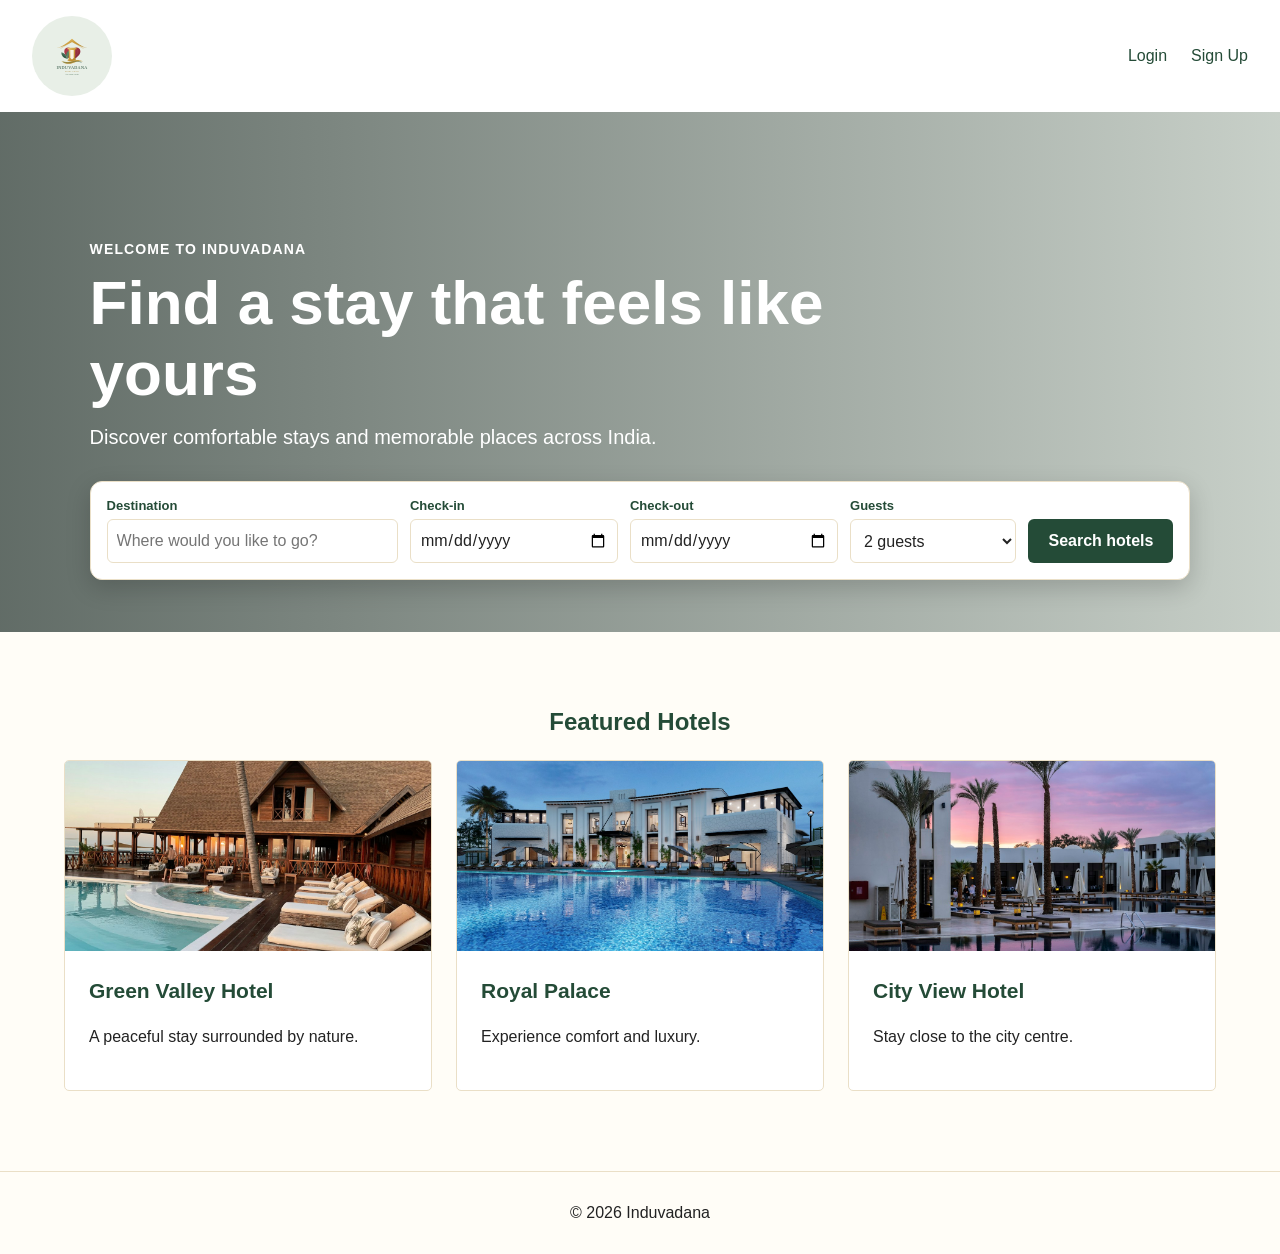
<file: project/hotel-management-system/index.html>
<!DOCTYPE html>
<html lang="en">
<head>
    <meta charset="UTF-8">
    <meta name="viewport" content="width=device-width, initial-scale=1.0">

    <title>Induvadana</title>

    <link rel="stylesheet" href="css/style.css">
</head>
<body>
    <header class="header">
        <a href="index.html" class="logo-circle">
            <img src="Images/logo.svg" alt="Induvadana home">
        </a>

        <nav class="navbar" aria-label="Main navigation">
            <a href="pages/login.html">Login</a>
            <a href="pages/signup.html">Sign Up</a>
        </nav>
    </header>

    <main>
        <section class="hero hero-home" aria-labelledby="welcome-heading">
            <div class="hero-copy">
                <p class="hero-eyebrow">Welcome to Induvadana</p>
                <h1 id="welcome-heading" class="title">Find a stay that feels like yours</h1>
                <p class="subtitle">Discover comfortable stays and memorable places across India.</p>
            </div>
            <form class="search-bar" action="hotels.html" method="get" aria-label="Search hotels">
                <div class="search-field">
                    <label for="destination">Destination</label>
                    <input id="destination" name="destination" type="search" placeholder="Where would you like to go?">
                </div>
                <div class="search-field">
                    <label for="check-in">Check-in</label>
                    <input id="check-in" name="check-in" type="date" required>
                </div>
                <div class="search-field">
                    <label for="check-out">Check-out</label>
                    <input id="check-out" name="check-out" type="date" required>
                </div>
                <div class="search-field guests-field">
                    <label for="guests">Guests</label>
                    <select id="guests" name="guests">
                        <option value="1">1 guest</option>
                        <option value="2" selected>2 guests</option>
                        <option value="3">3 guests</option>
                        <option value="4">4 guests</option>
                    </select>
                </div>
                <button class="search-button" type="submit">Search hotels</button>
            </form>
        </section>

        <section class="hotels-section" aria-labelledby="hotels-heading">
            <h2 id="hotels-heading">Featured Hotels</h2>

            <div class="hotel-grid">
            <article class="hotel-card">
                <img
                    class="hotel-card-image"
                    src="Images/hotels/green-valley-hotel.jpg"
                    alt="Elegant hotel building surrounded by greenery"
                    loading="lazy"
                >
                <div class="hotel-card-content">
                        <h3><a href="hotel-details.html">Green Valley Hotel</a></h3>
                <p>A peaceful stay surrounded by nature.</p>
                </div>
            </article>

            <article class="hotel-card">
                <img
                    class="hotel-card-image"
                    src="Images/hotels/royal-palace.jpg"
                    alt="Luxurious hotel room with a large bed and seating area"
                    loading="lazy"
                >
                <div class="hotel-card-content">
                <h3><a href="hotel-details.html">Royal Palace</a></h3>
                <p>Experience comfort and luxury.</p>
                </div>
            </article>

            <article class="hotel-card">
                <img
                    class="hotel-card-image"
                    src="Images/hotels/city-view-hotel.jpg"
                    alt="Modern hotel interior with a city view"
                    loading="lazy"
                >
                <div class="hotel-card-content">
                <h3><a href="hotel-details.html">City View Hotel</a></h3>
                <p>Stay close to the city centre.</p>
                </div>
            </article>
            </div>
        </section>

    </main>

    <footer>
        <p>&copy; 2026 Induvadana</p>
    </footer>
</body>
</html>
</file>
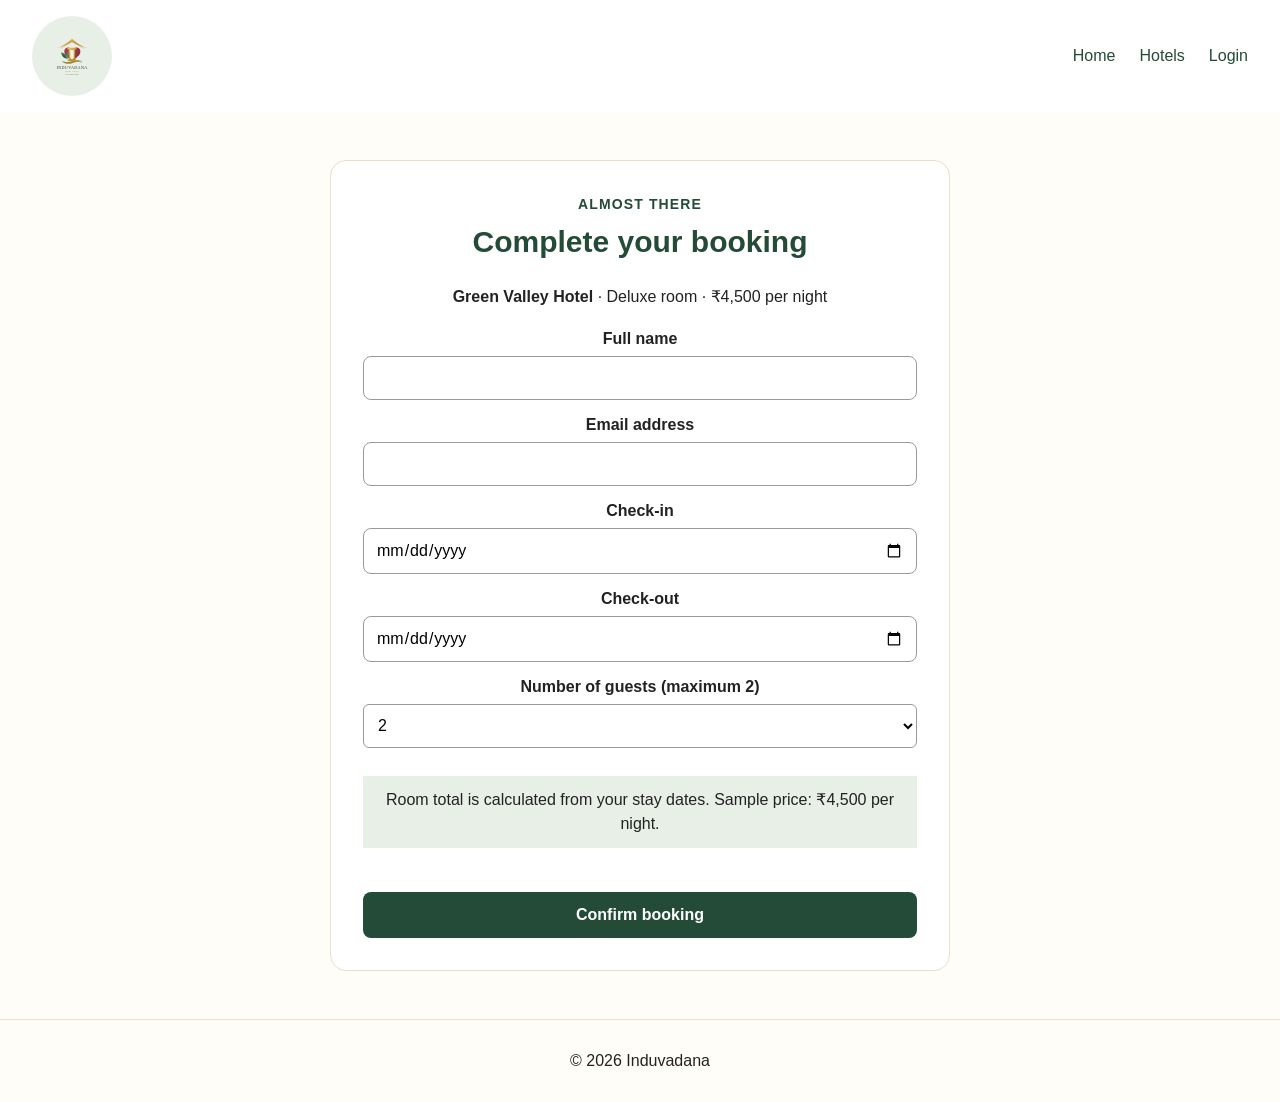
<file: project/hotel-management-system/booking.html>
<!DOCTYPE html>
<html lang="en">
<head>
    <meta charset="UTF-8">
    <meta name="viewport" content="width=device-width, initial-scale=1.0">
    <title>Book a Room | Induvadana</title>
    <link rel="stylesheet" href="css/style.css">
</head>
<body>
    <header class="header">
        <a href="index.html" class="logo-circle" aria-label="Induvadana home"><img src="Images/logo.svg" alt=""></a>
        <nav class="navbar" aria-label="Main navigation"><a href="index.html">Home</a><a href="hotels.html">Hotels</a><a href="pages/login.html">Login</a></nav>
    </header>
    <main class="form-page">
        <section class="signup-card" aria-labelledby="booking-heading">
            <p class="hero-eyebrow">Almost there</p>
            <h1 id="booking-heading">Complete your booking</h1>
            <p><strong>Green Valley Hotel</strong> · Deluxe room · ₹4,500 per night</p>
            <form action="invoice.html" method="get" class="simple-form">
                <div class="form-group"><label for="guest-name">Full name</label><input id="guest-name" name="guest-name" autocomplete="name" required></div>
                <div class="form-group"><label for="guest-email">Email address</label><input id="guest-email" name="email" type="email" autocomplete="email" required></div>
                <div class="form-group"><label for="arrival">Check-in</label><input id="arrival" name="check-in" type="date" required></div>
                <div class="form-group"><label for="departure">Check-out</label><input id="departure" name="check-out" type="date" required></div>
                <div class="form-group"><label for="guest-count">Number of guests (maximum 2)</label><select id="guest-count" name="guests"><option>1</option><option selected>2</option></select></div>
                <p class="price-note">Room total is calculated from your stay dates. Sample price: ₹4,500 per night.</p>
                <button class="signup-button" type="submit">Confirm booking</button>
            </form>
        </section>
    </main>
    <footer><p>&copy; 2026 Induvadana</p></footer>
</body>
</html>
</file>
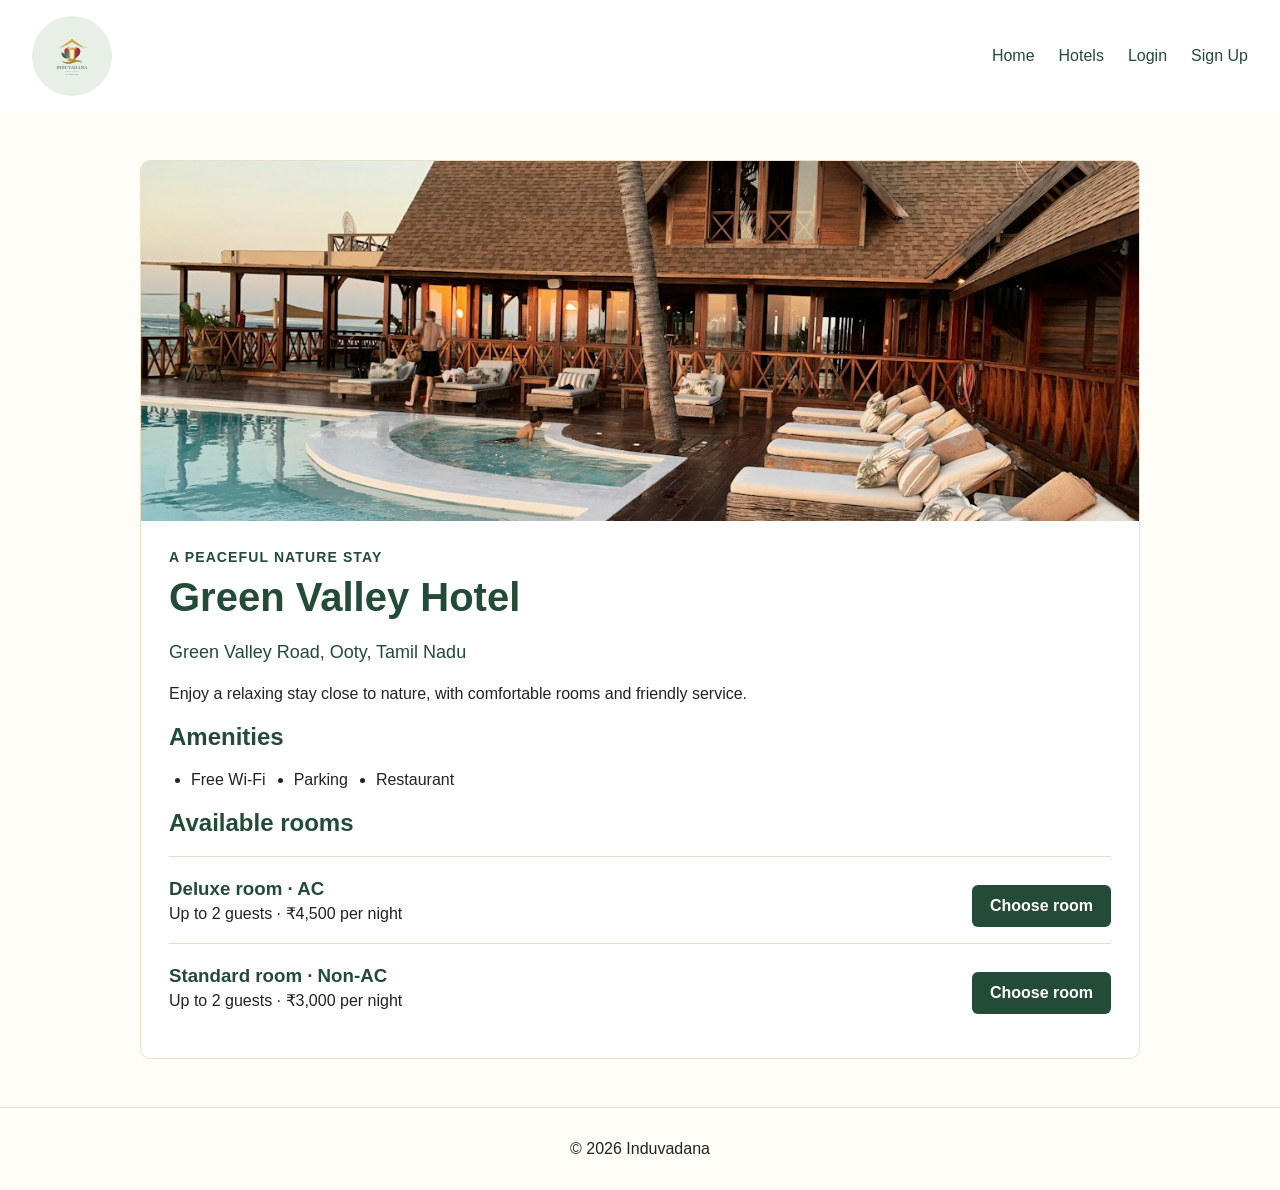
<file: project/hotel-management-system/hotel-details.html>
<!DOCTYPE html>
<html lang="en">
<head>
    <meta charset="UTF-8">
    <meta name="viewport" content="width=device-width, initial-scale=1.0">
    <title>Green Valley Hotel | Induvadana</title>
    <link rel="stylesheet" href="css/style.css">
</head>
<body>
    <header class="header">
        <a href="index.html" class="logo-circle" aria-label="Induvadana home"><img src="Images/logo.svg" alt=""></a>
        <nav class="navbar" aria-label="Main navigation">
            <a href="index.html">Home</a><a href="hotels.html">Hotels</a>
            <a href="pages/login.html">Login</a><a href="pages/signup.html">Sign Up</a>
        </nav>
    </header>
    <main class="hotels-page">
        <article class="detail-card">
            <img class="detail-image" src="Images/hotels/green-valley-hotel.jpg" alt="Green Valley Hotel surrounded by greenery">
            <div class="detail-content">
                <p class="hero-eyebrow">A peaceful nature stay</p>
                <h1 class="title">Green Valley Hotel</h1>
                <p class="subtitle">Green Valley Road, Ooty, Tamil Nadu</p>
                <p>Enjoy a relaxing stay close to nature, with comfortable rooms and friendly service.</p>
                <section aria-labelledby="amenities-heading">
                    <h2 id="amenities-heading">Amenities</h2>
                    <ul class="amenity-list"><li>Free Wi-Fi</li><li>Parking</li><li>Restaurant</li></ul>
                </section>
                <section aria-labelledby="rooms-heading">
                    <h2 id="rooms-heading">Available rooms</h2>
                    <div class="room-option">
                        <div><h3>Deluxe room · AC</h3><p>Up to 2 guests · ₹4,500 per night</p></div>
                        <a class="hotel-link" href="booking.html">Choose room</a>
                    </div>
                    <div class="room-option">
                        <div><h3>Standard room · Non-AC</h3><p>Up to 2 guests · ₹3,000 per night</p></div>
                        <a class="hotel-link" href="booking.html">Choose room</a>
                    </div>
                </section>
            </div>
        </article>
    </main>
    <footer><p>&copy; 2026 Induvadana</p></footer>
</body>
</html>
</file>
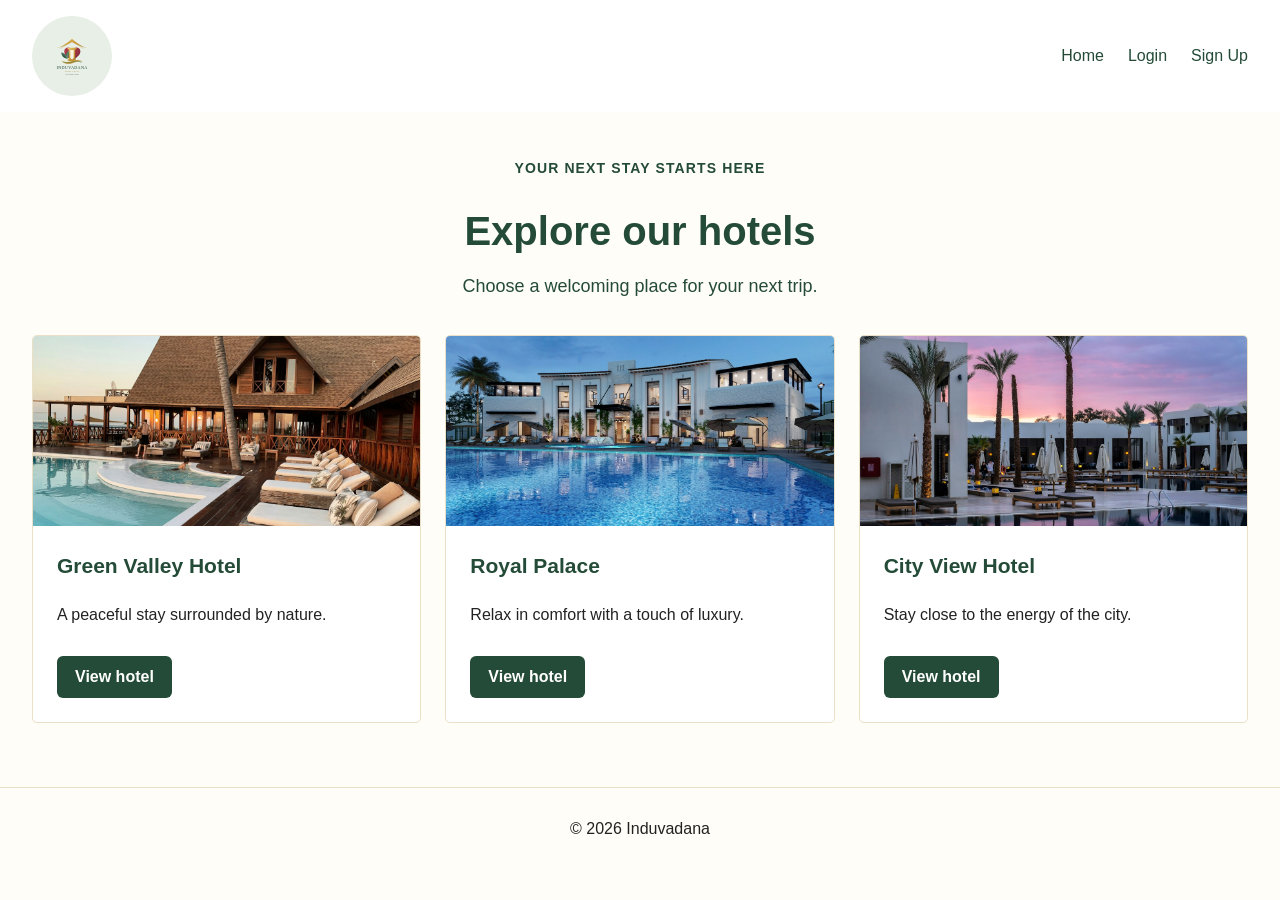
<file: project/hotel-management-system/hotels.html>
<!DOCTYPE html>
<html lang="en">
<head>
    <meta charset="UTF-8">
    <meta name="viewport" content="width=device-width, initial-scale=1.0">
    <meta name="description" content="Browse welcoming stays from Induvadana.">
    <title>Our Hotels | Induvadana</title>
    <link rel="stylesheet" href="css/style.css">
</head>
<body>
    <header class="header">
        <a href="index.html" class="logo-circle" aria-label="Induvadana home">
            <img src="Images/logo.svg" alt="">
        </a>
        <nav class="navbar" aria-label="Main navigation">
            <a href="index.html">Home</a>
            <a href="pages/login.html">Login</a>
            <a href="pages/signup.html">Sign Up</a>
        </nav>
    </header>

    <main class="hotels-page">
        <section class="hotels-intro" aria-labelledby="hotels-heading">
            <p class="hero-eyebrow">Your next stay starts here</p>
            <h1 id="hotels-heading" class="title">Explore our hotels</h1>
            <p class="subtitle">Choose a welcoming place for your next trip.</p>
        </section>

        <section class="hotels-section" aria-label="Available hotels">
            <div class="hotel-grid">
                <article class="hotel-card">
                    <img class="hotel-card-image" src="Images/hotels/green-valley-hotel.jpg" alt="Green Valley Hotel surrounded by greenery">
                    <div class="hotel-card-content">
                        <h2>Green Valley Hotel</h2>
                        <p>A peaceful stay surrounded by nature.</p>
                        <a class="hotel-link" href="hotel-details.html">View hotel</a>
                    </div>
                </article>
                <article class="hotel-card">
                    <img class="hotel-card-image" src="Images/hotels/royal-palace.jpg" alt="A luxurious room at Royal Palace">
                    <div class="hotel-card-content">
                        <h2>Royal Palace</h2>
                        <p>Relax in comfort with a touch of luxury.</p>
                        <a class="hotel-link" href="hotel-details.html">View hotel</a>
                    </div>
                </article>
                <article class="hotel-card">
                    <img class="hotel-card-image" src="Images/hotels/city-view-hotel.jpg" alt="A modern interior at City View Hotel">
                    <div class="hotel-card-content">
                        <h2>City View Hotel</h2>
                        <p>Stay close to the energy of the city.</p>
                        <a class="hotel-link" href="hotel-details.html">View hotel</a>
                    </div>
                </article>
            </div>
        </section>
    </main>

    <footer>
        <p>&copy; 2026 Induvadana</p>
    </footer>
</body>
</html>
</file>
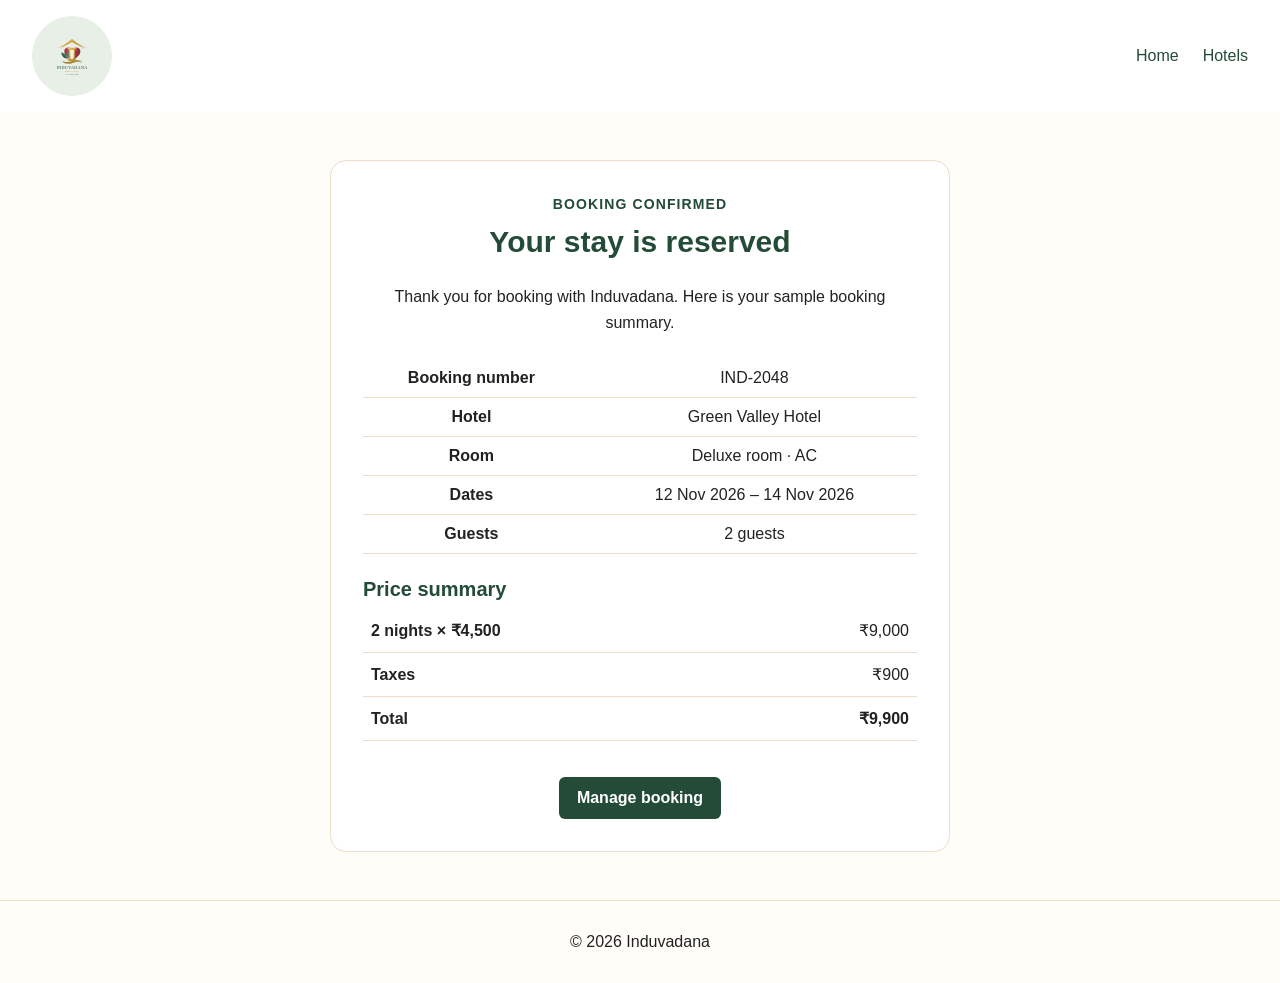
<file: project/hotel-management-system/invoice.html>
<!DOCTYPE html>
<html lang="en">
<head>
    <meta charset="UTF-8">
    <meta name="viewport" content="width=device-width, initial-scale=1.0">
    <title>Booking Summary | Induvadana</title>
    <link rel="stylesheet" href="css/style.css">
</head>
<body>
    <header class="header">
        <a href="index.html" class="logo-circle" aria-label="Induvadana home"><img src="Images/logo.svg" alt=""></a>
        <nav class="navbar" aria-label="Main navigation"><a href="index.html">Home</a><a href="hotels.html">Hotels</a></nav>
    </header>
    <main class="form-page">
        <article class="signup-card invoice-card" aria-labelledby="invoice-heading">
            <p class="hero-eyebrow">Booking confirmed</p>
            <h1 id="invoice-heading">Your stay is reserved</h1>
            <p>Thank you for booking with Induvadana. Here is your sample booking summary.</p>
            <dl class="booking-summary">
                <div><dt>Booking number</dt><dd>IND-2048</dd></div>
                <div><dt>Hotel</dt><dd>Green Valley Hotel</dd></div>
                <div><dt>Room</dt><dd>Deluxe room · AC</dd></div>
                <div><dt>Dates</dt><dd>12 Nov 2026 – 14 Nov 2026</dd></div>
                <div><dt>Guests</dt><dd>2 guests</dd></div>
            </dl>
            <table class="price-table">
                <caption>Price summary</caption>
                <tbody><tr><th scope="row">2 nights × ₹4,500</th><td>₹9,000</td></tr><tr><th scope="row">Taxes</th><td>₹900</td></tr><tr><th scope="row">Total</th><td><strong>₹9,900</strong></td></tr></tbody>
            </table>
            <a class="hero-button" href="manage-booking.html">Manage booking</a>
        </article>
    </main>
    <footer><p>&copy; 2026 Induvadana</p></footer>
</body>
</html>
</file>
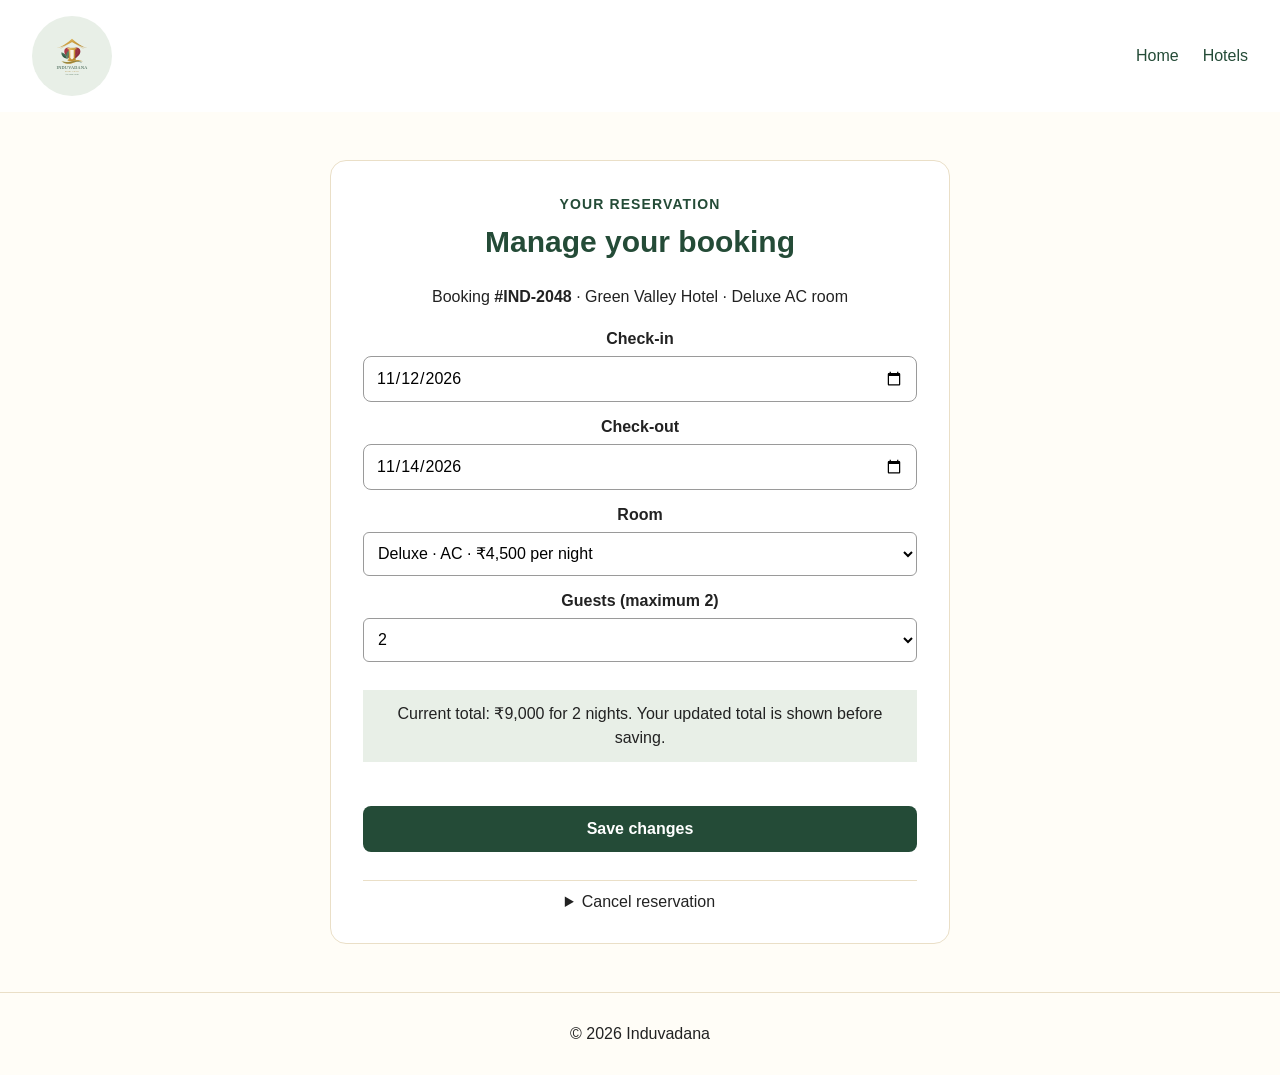
<file: project/hotel-management-system/manage-booking.html>
<!DOCTYPE html>
<html lang="en">
<head>
    <meta charset="UTF-8">
    <meta name="viewport" content="width=device-width, initial-scale=1.0">
    <title>Manage Booking | Induvadana</title>
    <link rel="stylesheet" href="css/style.css">
</head>
<body>
    <header class="header">
        <a href="index.html" class="logo-circle" aria-label="Induvadana home"><img src="Images/logo.svg" alt=""></a>
        <nav class="navbar" aria-label="Main navigation"><a href="index.html">Home</a><a href="hotels.html">Hotels</a></nav>
    </header>
    <main class="form-page">
        <section class="signup-card" aria-labelledby="manage-heading">
            <p class="hero-eyebrow">Your reservation</p>
            <h1 id="manage-heading">Manage your booking</h1>
            <p>Booking <strong>#IND-2048</strong> · Green Valley Hotel · Deluxe AC room</p>
            <form action="invoice.html" method="get" class="simple-form">
                <div class="form-group"><label for="manage-check-in">Check-in</label><input id="manage-check-in" name="check-in" type="date" value="2026-11-12" required></div>
                <div class="form-group"><label for="manage-check-out">Check-out</label><input id="manage-check-out" name="check-out" type="date" value="2026-11-14" required></div>
                <div class="form-group"><label for="manage-room">Room</label><select id="manage-room" name="room"><option>Deluxe · AC · ₹4,500 per night</option><option>Standard · Non-AC · ₹3,000 per night</option></select></div>
                <div class="form-group"><label for="manage-guests">Guests (maximum 2)</label><select id="manage-guests" name="guests"><option>1</option><option selected>2</option></select></div>
                <p class="price-note">Current total: ₹9,000 for 2 nights. Your updated total is shown before saving.</p>
                <button class="signup-button" type="submit">Save changes</button>
            </form>
            <details class="cancel-booking"><summary>Cancel reservation</summary><p>Are you sure you want to cancel booking #IND-2048? This demo does not process a real cancellation.</p><p>Please contact the hotel to finish cancelling.</p></details>
        </section>
    </main>
    <footer><p>&copy; 2026 Induvadana</p></footer>
</body>
</html>
</file>
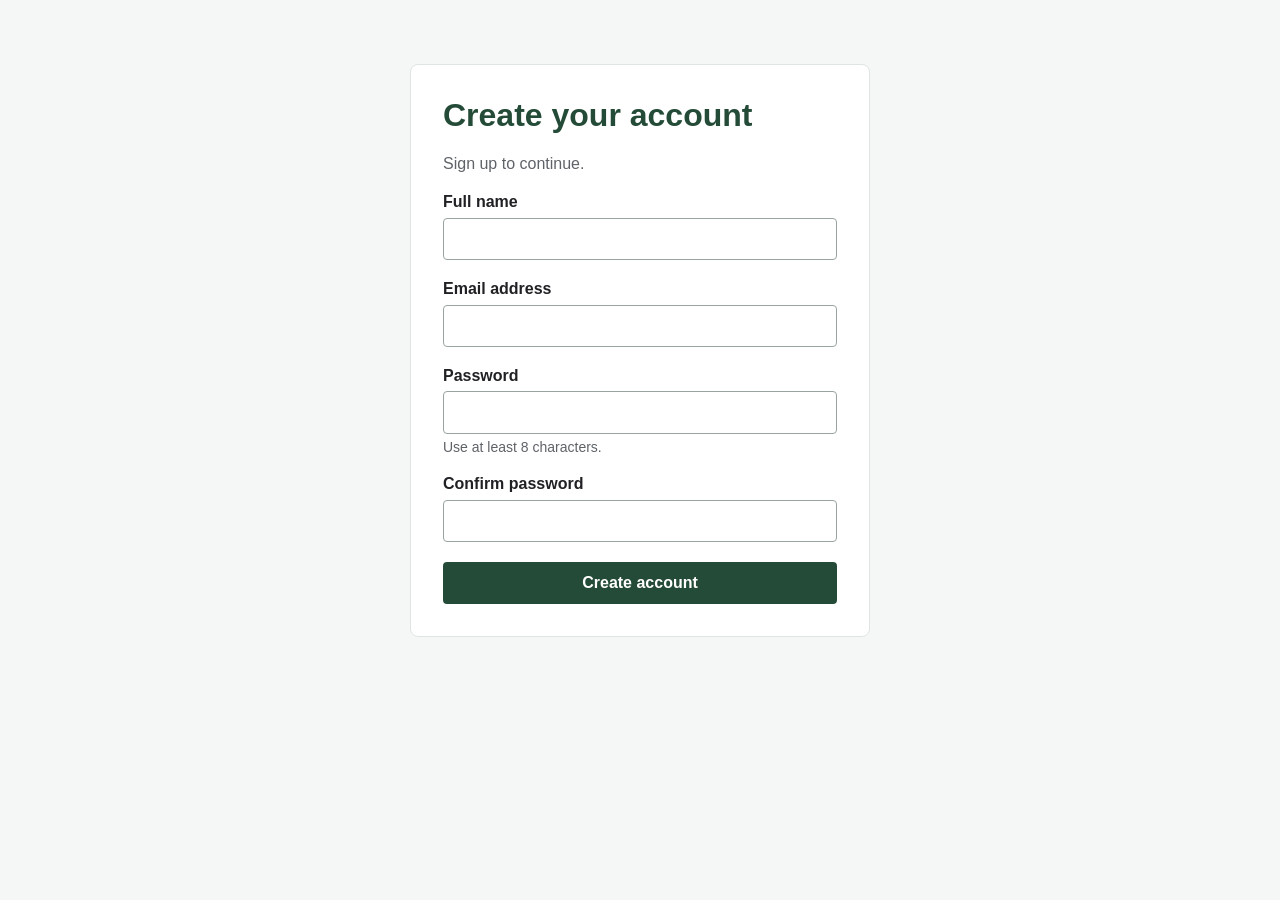
<file: assignments/Day-02/Form/signup.html>
<!doctype html>
<html lang="en">
<head>
    <meta charset="UTF-8">
    <meta name="viewport" content="width=device-width, initial-scale=1">
    <meta name="description" content="Create an account for the practice application.">
    <title>Sign up</title>
    <link rel="stylesheet" href="style.css">
</head>
<body>
    <main>
        <h1>Create your account</h1>
        <p>Sign up to continue.</p>

        <form>
            <div>
                <label for="name">Full name</label>
                <input id="name" name="name" type="text" autocomplete="name" required>
            </div>

            <div>
                <label for="email">Email address</label>
                <input id="email" name="email" type="email" autocomplete="email" required>
            </div>

            <div>
                <label for="password">Password</label>
                <input id="password" name="password" type="password" autocomplete="new-password" minlength="8" required>
                <p class="hint">Use at least 8 characters.</p>
            </div>

            <div>
                <label for="confirm-password">Confirm password</label>
                <input id="confirm-password" name="confirm-password" type="password" autocomplete="new-password" required>
            </div>

            <button type="submit">Create account</button>
        </form>
    </main>
</body>
</html>
</file>
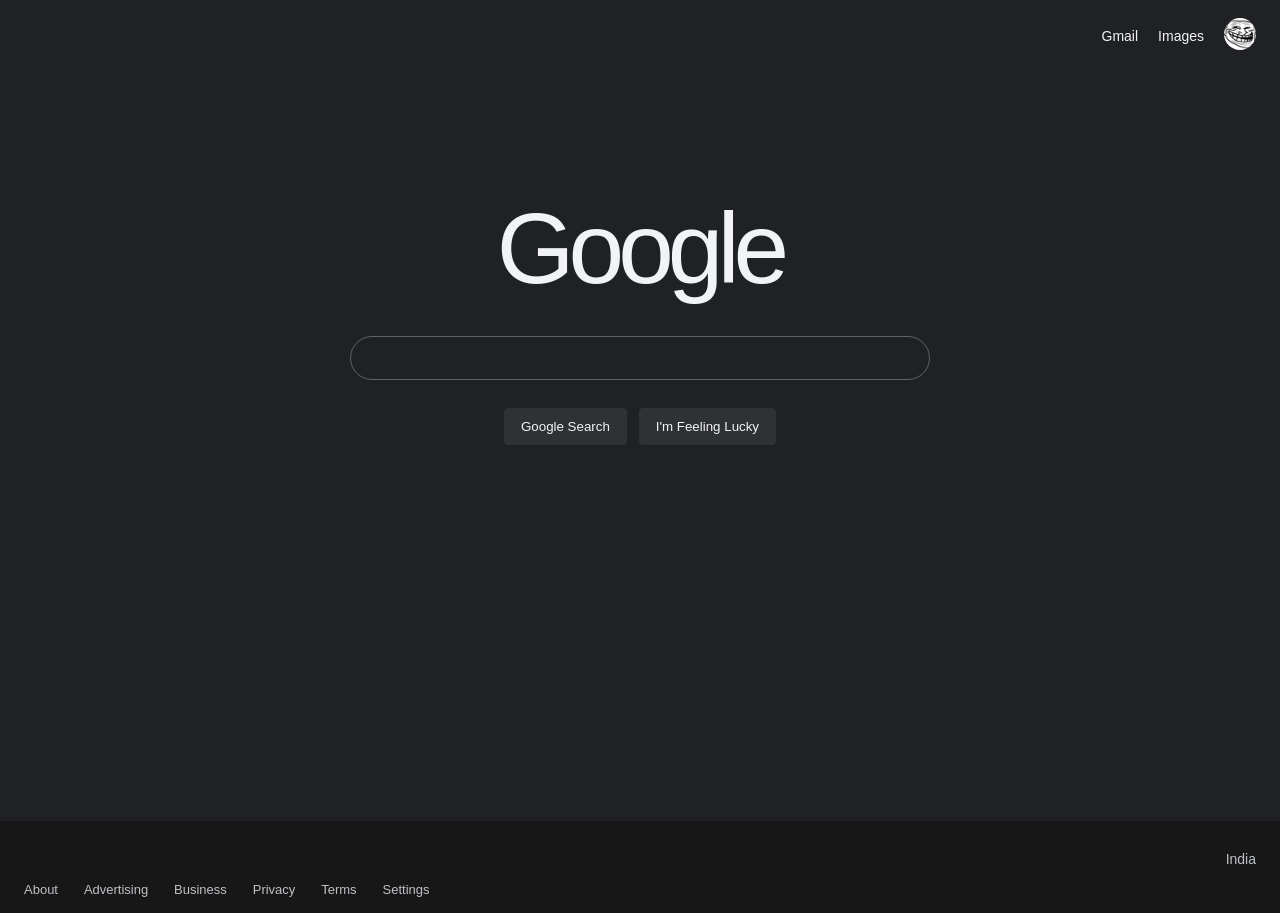
<file: assignments/Day-02/landing page/google.html>
<!doctype html>
<html lang="en">
<head>
    <meta charset="UTF-8">
    <meta name="viewport" content="width=device-width, initial-scale=1">
    <title>Search</title>
    <link rel="stylesheet" href="style.css">
</head>
<body>
    <header>
        <nav>
            <a href="https://mail.google.com/">Gmail</a>
            <a href="https://www.google.com/imghp">Images</a>
            <a href="#" aria-label="Open profile">
                <img src="image.webp" alt="Profile">
            </a>
        </nav>
    </header>

    <main>
        <h1>Google</h1>

        <form action="https://www.google.com/search" method="get">
            <label for="search">Search</label>
            <input id="search" name="q" type="search">
            <button type="submit">Google Search</button>
            <button type="submit" name="btnI" value="1">I'm Feeling Lucky</button>
        </form>

    </main>

    <footer>
        <p>India</p>
        <a href="#">About</a>
        <a href="#">Advertising</a>
        <a href="#">Business</a>
        <a href="#">Privacy</a>
        <a href="#">Terms</a>
        <a href="#">Settings</a>
    </footer>
</body>
</html>
</file>
<file: project/hotel-management-system/css/style.css>
:root {
    --forest: #244b37;
    --gold: #c99a3b;
    --cream: #fffdf7;
    --border: #eadfc7;
}

* {
    box-sizing: border-box;
}

body {
    margin: 0;
    font-family: Arial, sans-serif;
    color: #222222;
    background-color: var(--cream);
}

.header {
    display: flex;
    justify-content: space-between;
    align-items: center;
    padding: 16px 32px;
    background-color: #ffffff;
}


.logo-circle {
    width: 80px;
    height: 80px;
    border-radius: 50%;
    background-color: #e8efe7;

    display: flex;
    justify-content: center;
    align-items: center;

    overflow: hidden;
    flex-shrink: 0;
}

.logo-circle img {
    width: 80%;
    height: 80%;
    object-fit: contain;
}

.navbar {
    display: flex;
    align-items: center;
    gap: 24px;
}

.navbar a {
    color: var(--forest);
    text-decoration: none;
    font-size: 16px;
}

.navbar a:hover {
    color: var(--gold);
}


main {
    padding: 48px 32px;
    text-align: center;
}

.title {
    color: var(--forest);
    font-size: 40px;
    margin-bottom: 12px;
}

.subtitle {
    color: var(--forest);
    font-size: 18px;
    line-height: 1.6;
}

.hero {
    max-width: 760px;
    margin: 12px auto 48px;
    padding: 48px 24px;
    background: #e8efe7;
    border: 1px solid var(--border);
    border-radius: 12px;
}

.hero-eyebrow {
    margin: 0 0 10px;
    color: var(--forest);
    font-size: 14px;
    font-weight: 700;
    letter-spacing: 0.08em;
    text-transform: uppercase;
}

.hero .title { margin-top: 0; }

.hero-button, .hotel-link {
    display: inline-block;
    margin-top: 12px;
    padding: 12px 18px;
    border-radius: 6px;
    background: var(--forest);
    color: #ffffff;
    font-weight: 700;
    text-decoration: none;
}

.hero-button:hover, .hotel-link:hover { background: #193727; }
.hero-button:focus-visible, .hotel-link:focus-visible {
    outline: 3px solid var(--gold);
    outline-offset: 3px;
}

.hero-home {
    max-width: none;
    min-height: 520px;
    margin: -48px -32px 24px;
    padding: 100px 7vw 52px;
    display: flex;
    flex-direction: column;
    justify-content: flex-end;
    gap: 28px;
    border: 0;
    border-radius: 0;
    background-image: linear-gradient(90deg, rgb(15 28 24 / 62%), rgb(15 28 24 / 15%)),
        url("https://images.unsplash.com/photo-1716896428196-dec785bafe08?auto=format&fit=crop&w=2200&q=85");
    background-position: center 48%;
    background-size: cover;
    text-align: left;
}

.hero-home .hero-copy { max-width: 760px; }
.hero-home .hero-eyebrow, .hero-home .title, .hero-home .subtitle { color: #ffffff; }
.hero-home .title { margin: 0 0 12px; font-size: clamp(34px, 5vw, 62px); }
.hero-home .subtitle { margin: 0; font-size: 20px; }

.search-bar {
    width: 100%;
    display: grid;
    grid-template-columns: 1.4fr 1fr 1fr 0.8fr auto;
    align-items: end;
    gap: 12px;
    padding: 16px;
    background: #ffffff;
    border: 1px solid var(--border);
    border-radius: 12px;
    box-shadow: 0 8px 24px rgb(0 0 0 / 18%);
}

.search-field { min-width: 0; display: flex; flex-direction: column; gap: 6px; }
.search-field label { color: var(--forest); font-size: 13px; font-weight: 700; }
.search-field input, .search-field select {
    width: 100%;
    min-height: 44px;
    padding: 9px;
    border: 1px solid var(--border);
    border-radius: 6px;
    background: #ffffff;
    color: #222222;
    font: inherit;
}
.search-field input:focus-visible, .search-field select:focus-visible {
    outline: 3px solid var(--gold);
    outline-offset: 2px;
}
.search-button {
    min-height: 44px;
    padding: 10px 20px;
    border: 0;
    border-radius: 6px;
    background: var(--forest);
    color: #ffffff;
    font: inherit;
    font-weight: 700;
    cursor: pointer;
}
.search-button:hover { background: #193727; }
.search-button:focus-visible { outline: 3px solid var(--gold); outline-offset: 3px; }


footer {
    padding: 16px;
    text-align: center;
    border-top: 1px solid var(--border);
}


@media (max-width: 600px) {
    .header {
        padding: 12px 16px;
    }

    .logo-circle {
        width: 56px;
        height: 56px;
    }

    .navbar {
        gap: 12px;
    }

    main {
        padding: 32px 16px;
    }

    .title {
        font-size: 30px;
    }
}


.hotels-section {
    padding: 32px;
}

.hotels-section h2 {
    color: var(--forest);
    margin-bottom: 24px;
}

.hotel-grid {
    display: grid;
    grid-template-columns: repeat(3, minmax(0, 1fr));
    gap: 24px;
}

.hotel-card {
    overflow: hidden;
    background-color: #ffffff;
    border: 1px solid var(--border);
    border-radius: 5px;
    text-align: left;
}

.hotel-card-image {
    width: 100%;
    height: 190px;
    object-fit: cover;
}

.hotel-card-content {
    padding: 24px;
}

.hotel-card h2, .hotel-card h3 {
    color: var(--forest);
    font-size: 21px;
    margin-top: 0;
}

.hotel-card h2 a, .hotel-card h3 a { color: inherit; text-decoration: none; }
.hotel-card h2 a:hover, .hotel-card h3 a:hover { color: var(--gold); }
.hotel-card h2 a:focus-visible, .hotel-card h3 a:focus-visible { outline: 3px solid var(--gold); outline-offset: 3px; }

.hotel-card p {
    line-height: 1.6;
}

@media (max-width: 900px) {
    .hotel-grid {
        grid-template-columns: repeat(2, minmax(0, 1fr));
    }
}

@media (max-width: 600px) {
    .navbar { flex-wrap: wrap; justify-content: flex-end; }
    .navbar a { font-size: 14px; }
    .hero { padding: 32px 18px; }

    .hero-home {
        min-height: 600px;
        margin: -32px -16px 20px;
        padding: 64px 16px 24px;
        background-position: center;
    }

    .hero-home .subtitle { font-size: 16px; }
    .search-bar { grid-template-columns: 1fr 1fr; gap: 12px; padding: 14px; }
    .search-field:first-child, .search-button { grid-column: 1 / -1; }
    .search-button { width: 100%; }

    .hotel-grid {
        grid-template-columns: 1fr;
    }

    .detail-image { height: 220px; }
    .detail-content { padding: 20px; }
    .room-option { align-items: flex-start; flex-direction: column; gap: 8px; }
    .room-option .hotel-link { margin-top: 4px; }
    .booking-summary div { grid-template-columns: 1fr; gap: 4px; }
}

.hotels-page { text-align: left; }
.hotels-intro { text-align: center; }
.hotels-page .hotels-section { padding: 16px 0; }

.detail-card {
    max-width: 1000px; margin: 0 auto; overflow: hidden; background: #ffffff;
    border: 1px solid var(--border); border-radius: 10px; text-align: left;
}
.detail-image { display: block; width: 100%; height: 360px; object-fit: cover; }
.detail-content { padding: 28px; }
.detail-content .title { margin-top: 0; }
.detail-content h2, .cancel-booking h2 { color: var(--forest); }
.amenity-list { display: flex; flex-wrap: wrap; gap: 12px 28px; padding-left: 22px; }
.room-option { display: flex; justify-content: space-between; align-items: center; gap: 20px; padding: 16px 0; border-top: 1px solid var(--border); }
.room-option h3, .room-option p { margin: 4px 0; }
.room-option h3 { color: var(--forest); }

.form-page { display: flex; justify-content: center; }
.form-page .signup-card { max-width: 620px; }
.simple-form { display: flex; flex-direction: column; gap: 8px; }
.simple-form .form-group { margin: 4px 0; }
.simple-form select, .simple-form input { width: 100%; min-height: 44px; padding: 10px; border: 1px solid #9a9a9a; border-radius: 6px; background: #ffffff; font: inherit; }
.simple-form input:focus-visible, .simple-form select:focus-visible { outline: 3px solid var(--gold); outline-offset: 2px; }
.price-note { padding: 12px; background: #e8efe7; line-height: 1.5; }
.cancel-booking { margin-top: 28px; padding-top: 12px; border-top: 1px solid var(--border); }
.cancel-button { min-height: 44px; padding: 10px 16px; border: 1px solid #9b2c2c; border-radius: 6px; background: #ffffff; color: #8a2020; font: inherit; cursor: pointer; }
.cancel-button:focus-visible { outline: 3px solid var(--gold); outline-offset: 2px; }
.booking-summary { margin: 24px 0; }
.booking-summary div { display: grid; grid-template-columns: 1fr 1.5fr; gap: 12px; padding: 10px 0; border-bottom: 1px solid var(--border); }
.booking-summary dt { font-weight: 700; }
.booking-summary dd { margin: 0; }
.price-table { width: 100%; margin: 24px 0; border-collapse: collapse; text-align: left; }
.price-table caption { margin-bottom: 8px; color: var(--forest); font-size: 20px; font-weight: 700; text-align: left; }
.price-table th, .price-table td { padding: 12px 8px; border-bottom: 1px solid var(--border); }
.price-table td { text-align: right; }


/* Signup page */
.signup-main {
    min-height: 75vh;
    padding: 40px 16px;
    display: flex;
    justify-content: center;
    align-items: center;
}

.signup-card {
    width: 100%;
    max-width: 480px;
    padding: 32px;
    background-color: #ffffff;
    border: 1px solid var(--border);
    border-radius: 16px;
}

.signup-card h1 {
    color: var(--forest);
    font-size: 30px;
    margin-top: 0;
}

.signup-card > p {
    line-height: 1.6;
}

#signup-form {
    display: flex;
    flex-direction: column;
    gap: 20px;
}

.form-group {
    margin: 10px 10px;
    display: flex;
    flex-direction: column;
    gap: 8px;
}

.form-group label {
    font-weight: 600;
}

.form-group input {
    width: 100%;
    min-height: 44px;
    padding: 12px;
    border: 1px solid #9a9a9a;
    border-radius: 8px;
    font: inherit;
}

.form-group input:focus-visible {
    outline: 3px solid var(--gold);
    outline-offset: 2px;
}

.form-group small {
    font-size: 13px;
    line-height: 1.5;
}

.field-error {
    color: #b42318;
}

.signup-button {
    margin-top: 20px;
    min-height: 46px;
    padding: 12px 16px;
    border: none;
    border-radius: 8px;
    background-color: var(--forest);
    color: #ffffff;
    font: inherit;
    font-weight: 600;
    cursor: pointer;
}

.signup-button:hover {
    background-color: #193727;
}

.signup-button:focus-visible {
    outline: 3px solid var(--gold);
    outline-offset: 3px;
}

#form-status {
    overflow-wrap: anywhere;
}

@media (max-width: 480px) {
    .signup-main {
        padding: 24px 16px;
        align-items: flex-start;
    }

    .signup-card {
        padding: 24px 18px;
    }

    .signup-card h1 {
        font-size: 26px;
    }
}
</file>
<file: assignments/Day-02/Form/style.css>
* {
    box-sizing: border-box;
}

body {
    margin: 0;
    padding: 2rem 1rem;
    color: #202124;
    background: #f5f7f6;
    font: 16px Arial, sans-serif;
}

main {
    max-width: 460px;
    margin: 2rem auto;
    padding: 2rem;
    border: 1px solid #dfe5e1;
    border-radius: 8px;
    background: #ffffff;
}

h1 {
    margin-top: 0;
    color: #244b37;
}

main > p {
    color: #5f6368;
}

form > div {
    margin-top: 1.25rem;
}

label {
    display: block;
    margin-bottom: 0.4rem;
    font-weight: 700;
}

input {
    width: 100%;
    padding: 0.7rem;
    border: 1px solid #9aa59f;
    border-radius: 4px;
    font: inherit;
}

input:focus-visible,
button:focus-visible {
    outline: 3px solid #8ab4f8;
    outline-offset: 2px;
}

.hint {
    margin: 0.35rem 0 0;
    font-size: 0.875rem;
}

.hint {
    color: #5f6368;
}

button {
    width: 100%;
    margin-top: 1.25rem;
    padding: 0.75rem;
    border: 0;
    border-radius: 4px;
    color: #ffffff;
    background: #244b37;
    cursor: pointer;
    font: inherit;
    font-weight: 700;
}

button:hover {
    background: #1b3829;
}

@media (max-width: 480px) {
    main {
        margin: 0;
        padding: 1.25rem;
    }
}
</file>
<file: assignments/Day-02/landing page/style.css>
* {
    box-sizing: border-box;
}

body {
    min-height: 100vh;
    margin: 0;
    color: #f1f3f4;
    background: #202124;
    font: 14px Arial, sans-serif;
}

a {
    color: inherit;
    text-decoration: none;
}

a:hover {
    text-decoration: underline;
}

a:focus-visible,
button:focus-visible,
input:focus-visible {
    outline: 2px solid #8ab4f8;
    outline-offset: 3px;
}

header {
    padding: 18px 24px;
    text-align: right;
}

nav {
    display: flex;
    justify-content: flex-end;
    align-items: center;
    gap: 20px;
}

nav img {
    width: 32px;
    height: 32px;
    border-radius: 50%;
    object-fit: cover;
}

main {
    min-height: calc(100vh - 150px);
    padding: 120px 20px 40px;
    text-align: center;
}

h1 {
    margin: 0 0 30px;
    color: #f1f3f4;
    font-size: clamp(60px, 10vw, 100px);
    font-weight: normal;
    letter-spacing: -6px;
}

form {
    width: min(100%, 580px);
    margin: auto;
}

label {
    position: absolute;
    width: 1px;
    height: 1px;
    overflow: hidden;
    clip: rect(0, 0, 0, 0);
}

input {
    width: 100%;
    height: 44px;
    padding: 0 18px;
    border: 1px solid #5f6368;
    border-radius: 24px;
    color: #f1f3f4;
    background: transparent;
    font-size: 16px;
}

input:focus {
    border-color: #8ab4f8;
}

form button {
    margin: 28px 4px 0;
    padding: 10px 16px;
    border: 1px solid #303134;
    border-radius: 4px;
    color: #f1f3f4;
    background: #303134;
    cursor: pointer;
}

form button:hover {
    border-color: #5f6368;
}

main p {
    margin-top: 28px;
    color: #bdc1c6;
}

main p a {
    margin-left: 8px;
    color: #8ab4f8;
}

footer {
    padding: 16px 24px;
    color: #bdc1c6;
    background: #171717;
}

footer p {
    display: flex;
    justify-content: right;
}

footer a {
    margin-right: 22px;
    font-size: 13px;
}

@media (max-width: 600px) {
    header {
        padding: 14px;
    }

    nav {
        gap: 12px;
    }

    main {
        padding-top: 100px;
    }

    h1 {
        font-size: 64px;
    }

    footer {
        text-align: center;
    }

    footer a {
        display: inline-block;
        margin: 6px 8px;
    }
}
</file>
